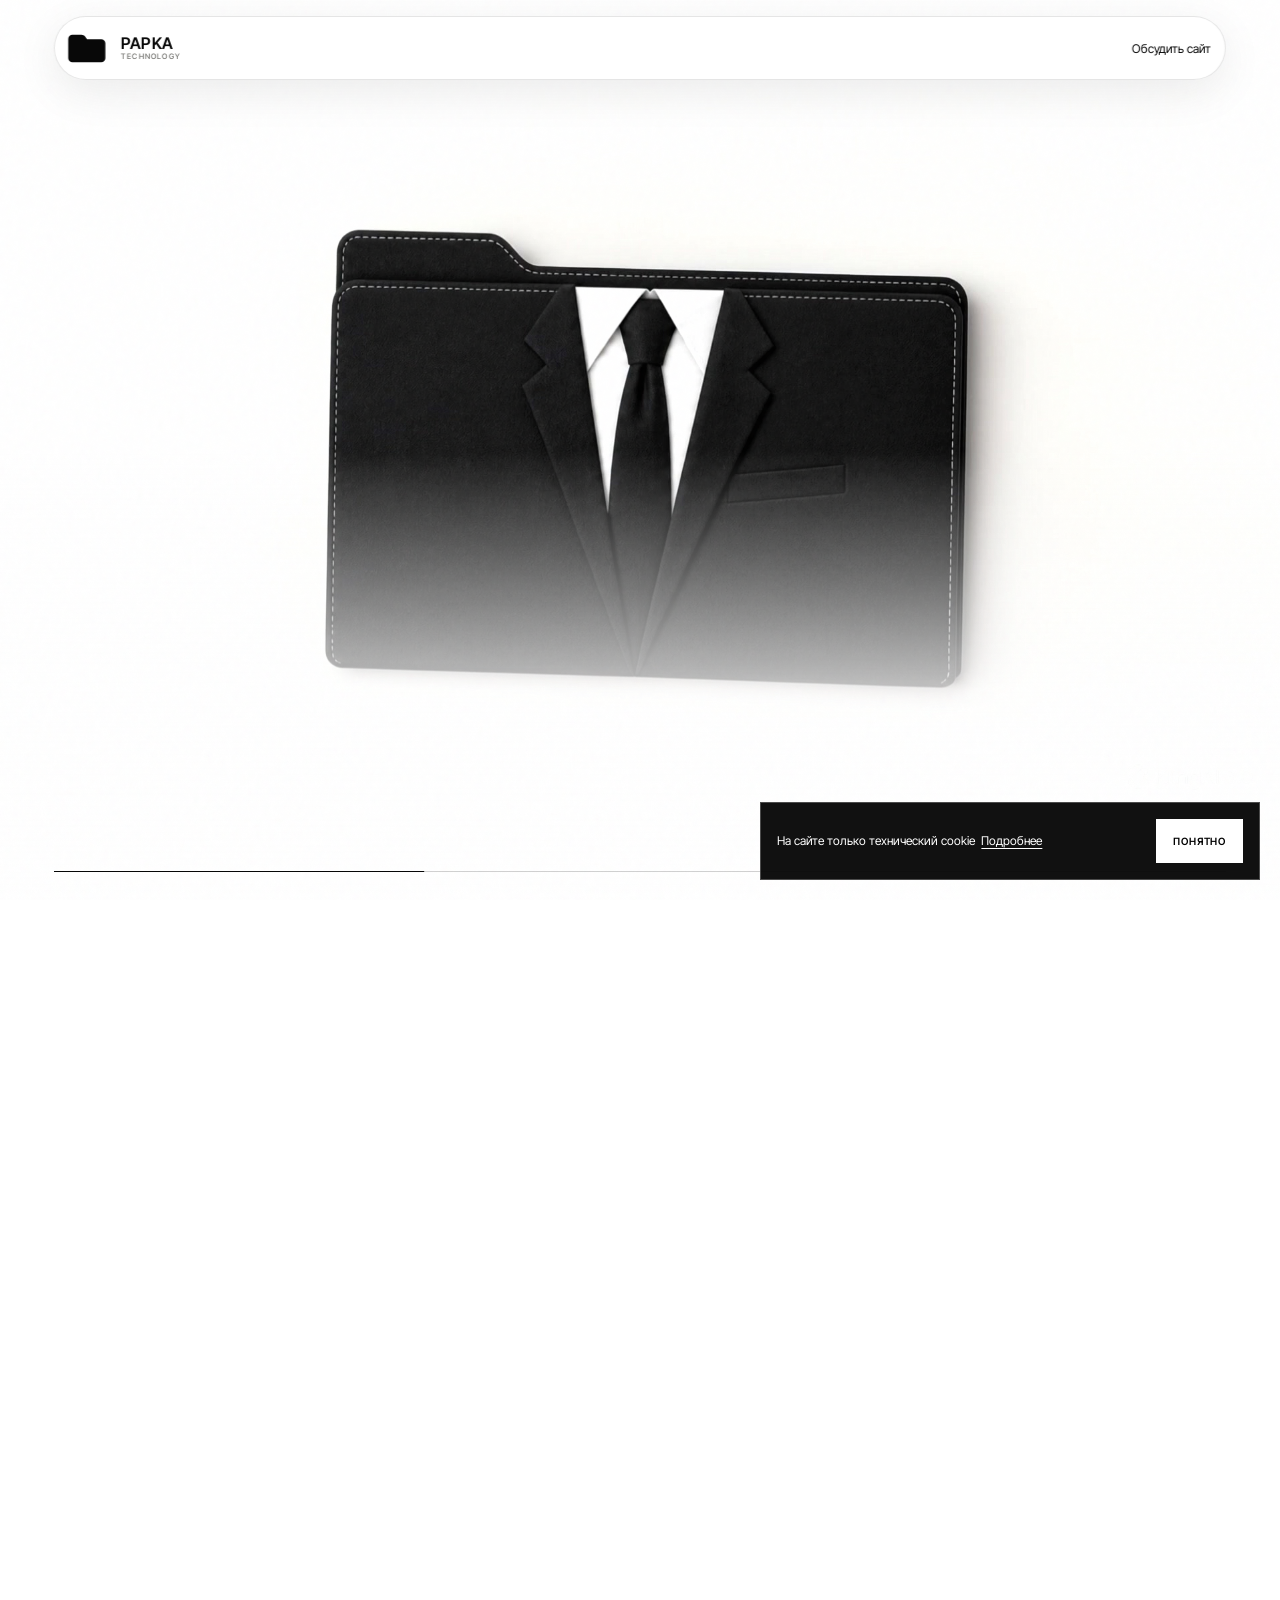
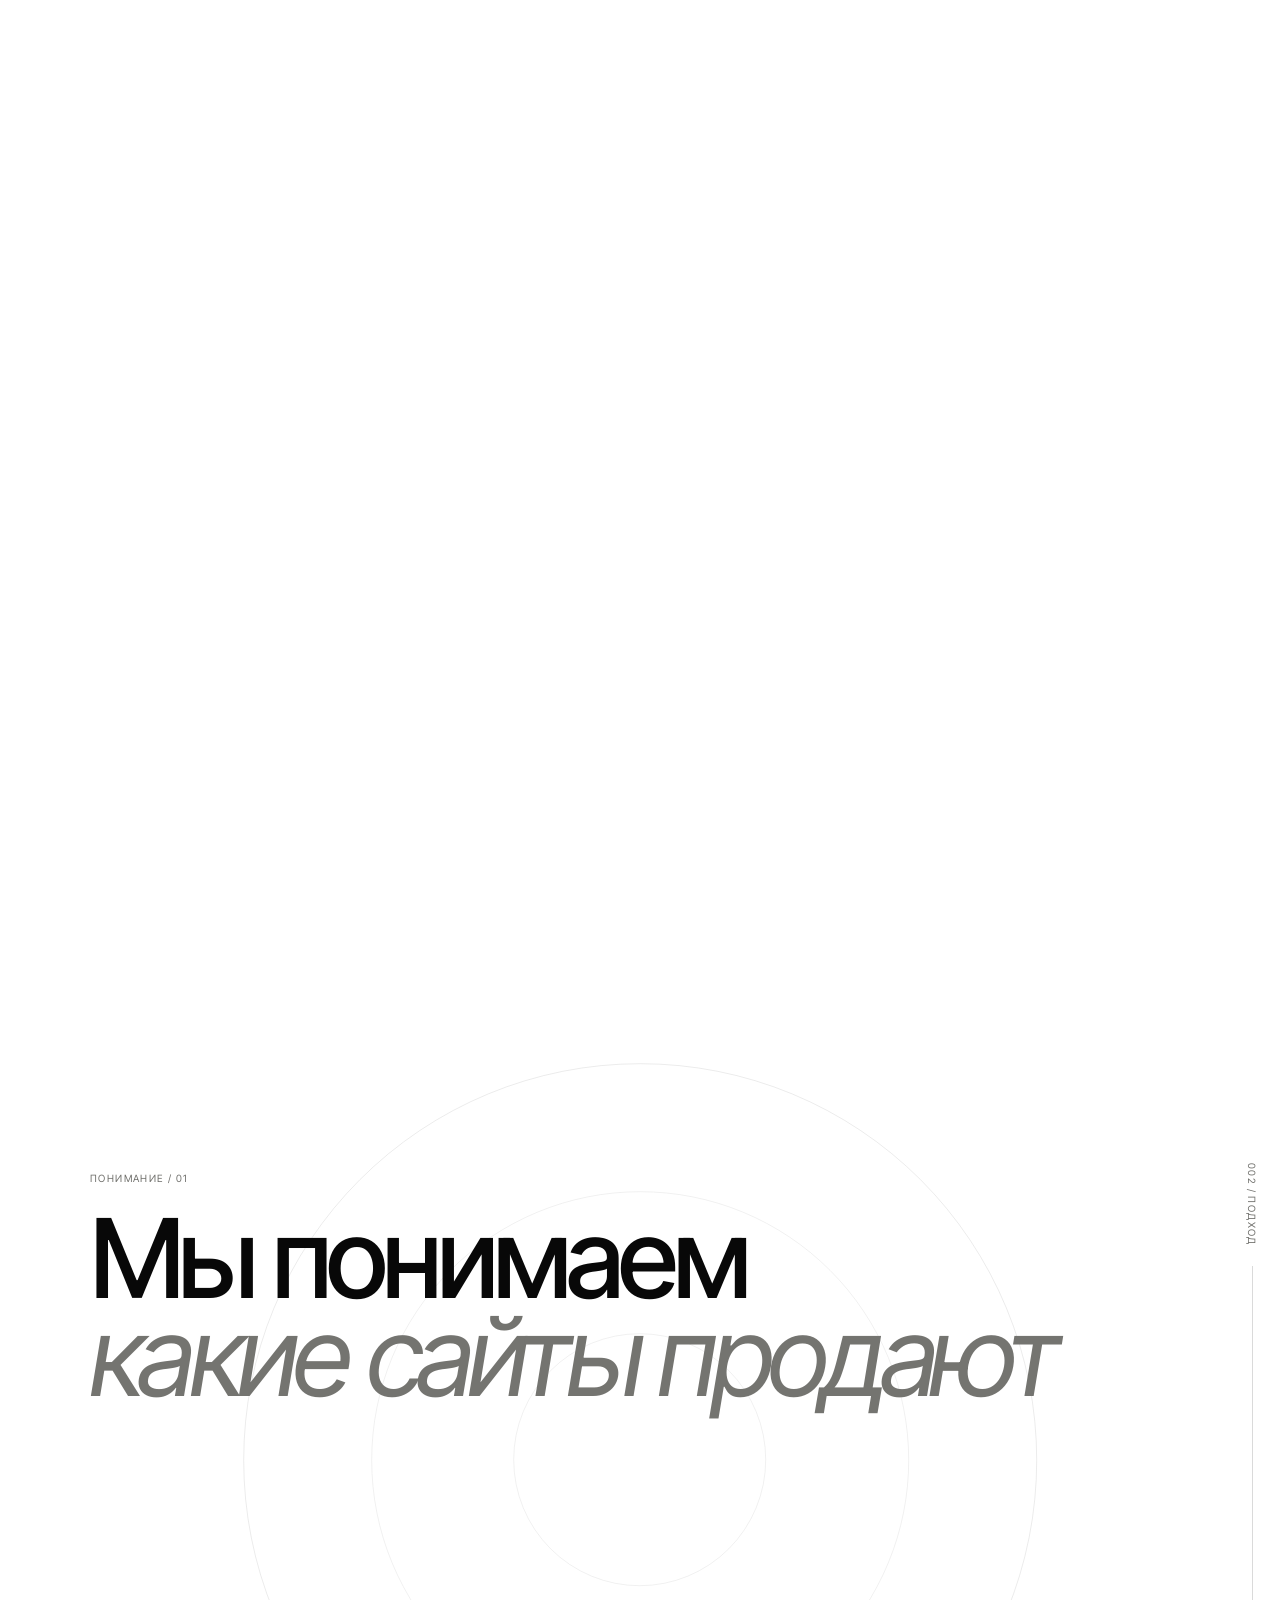
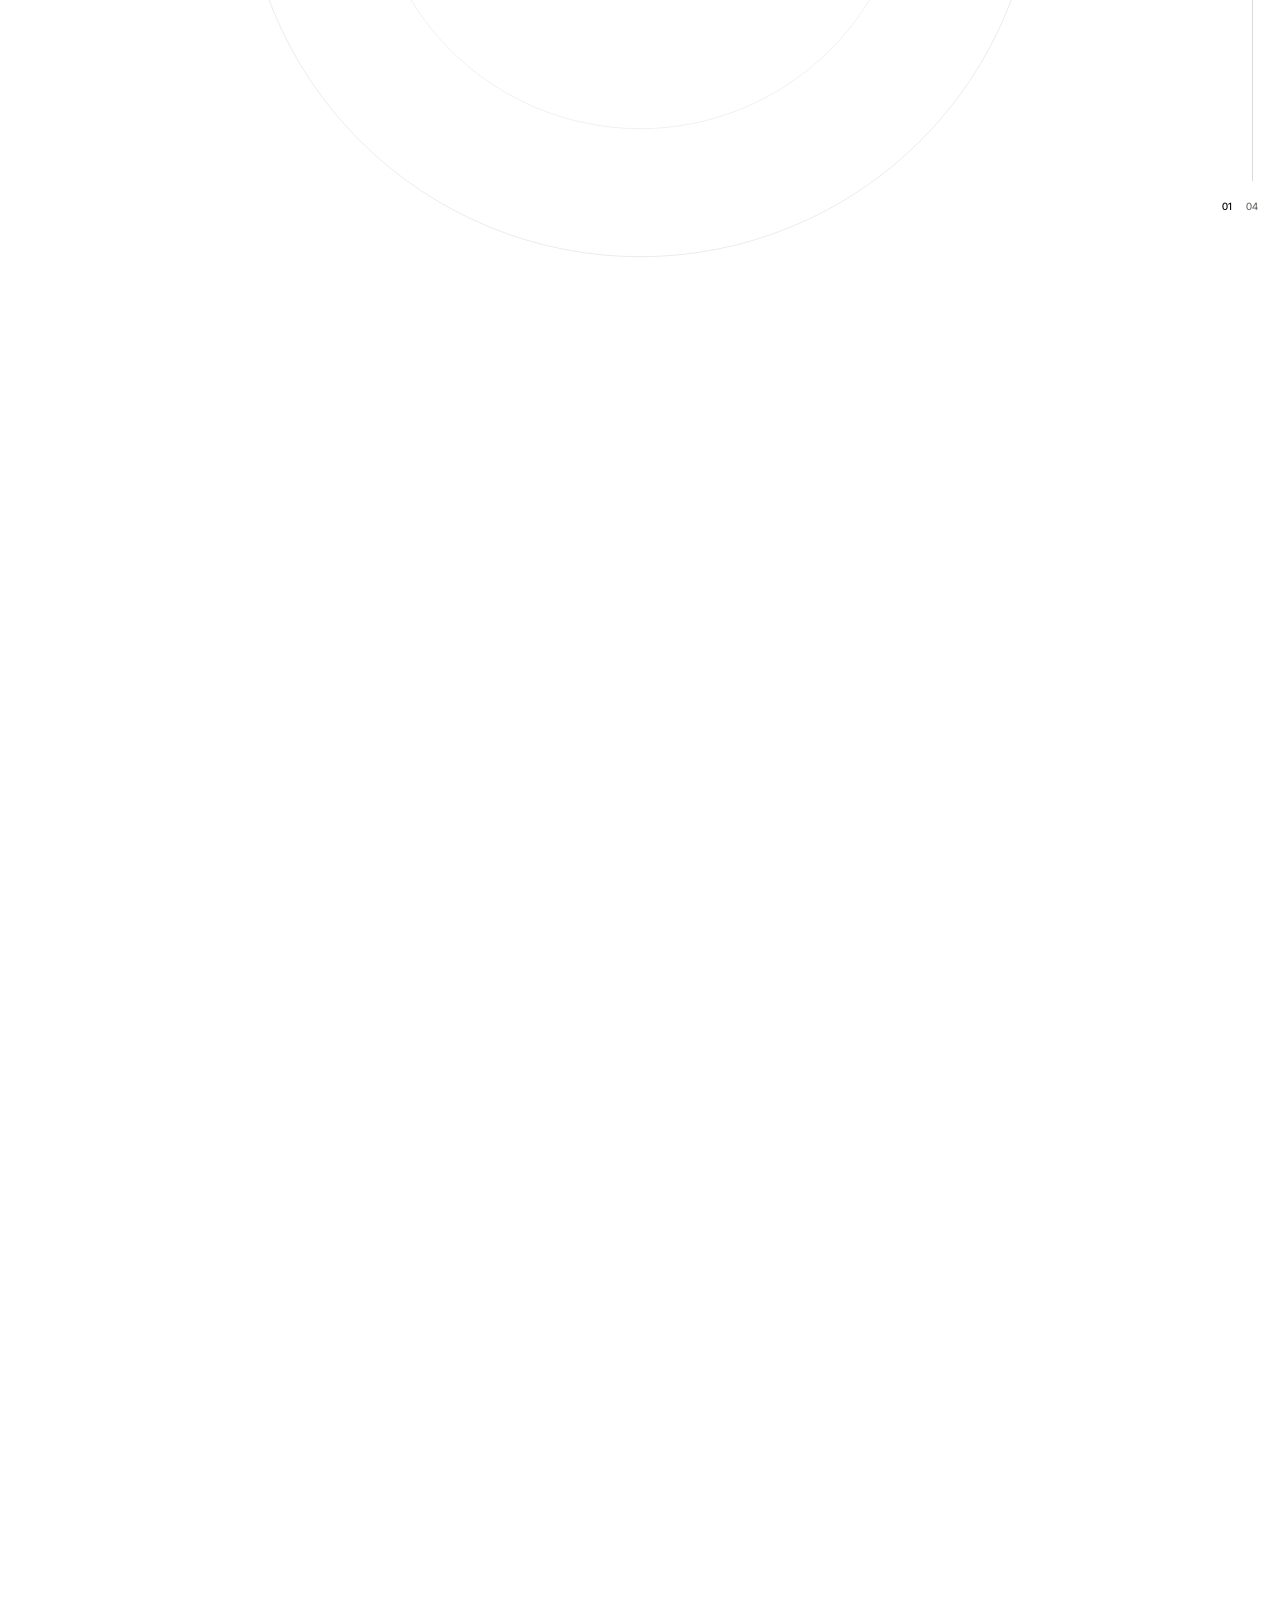
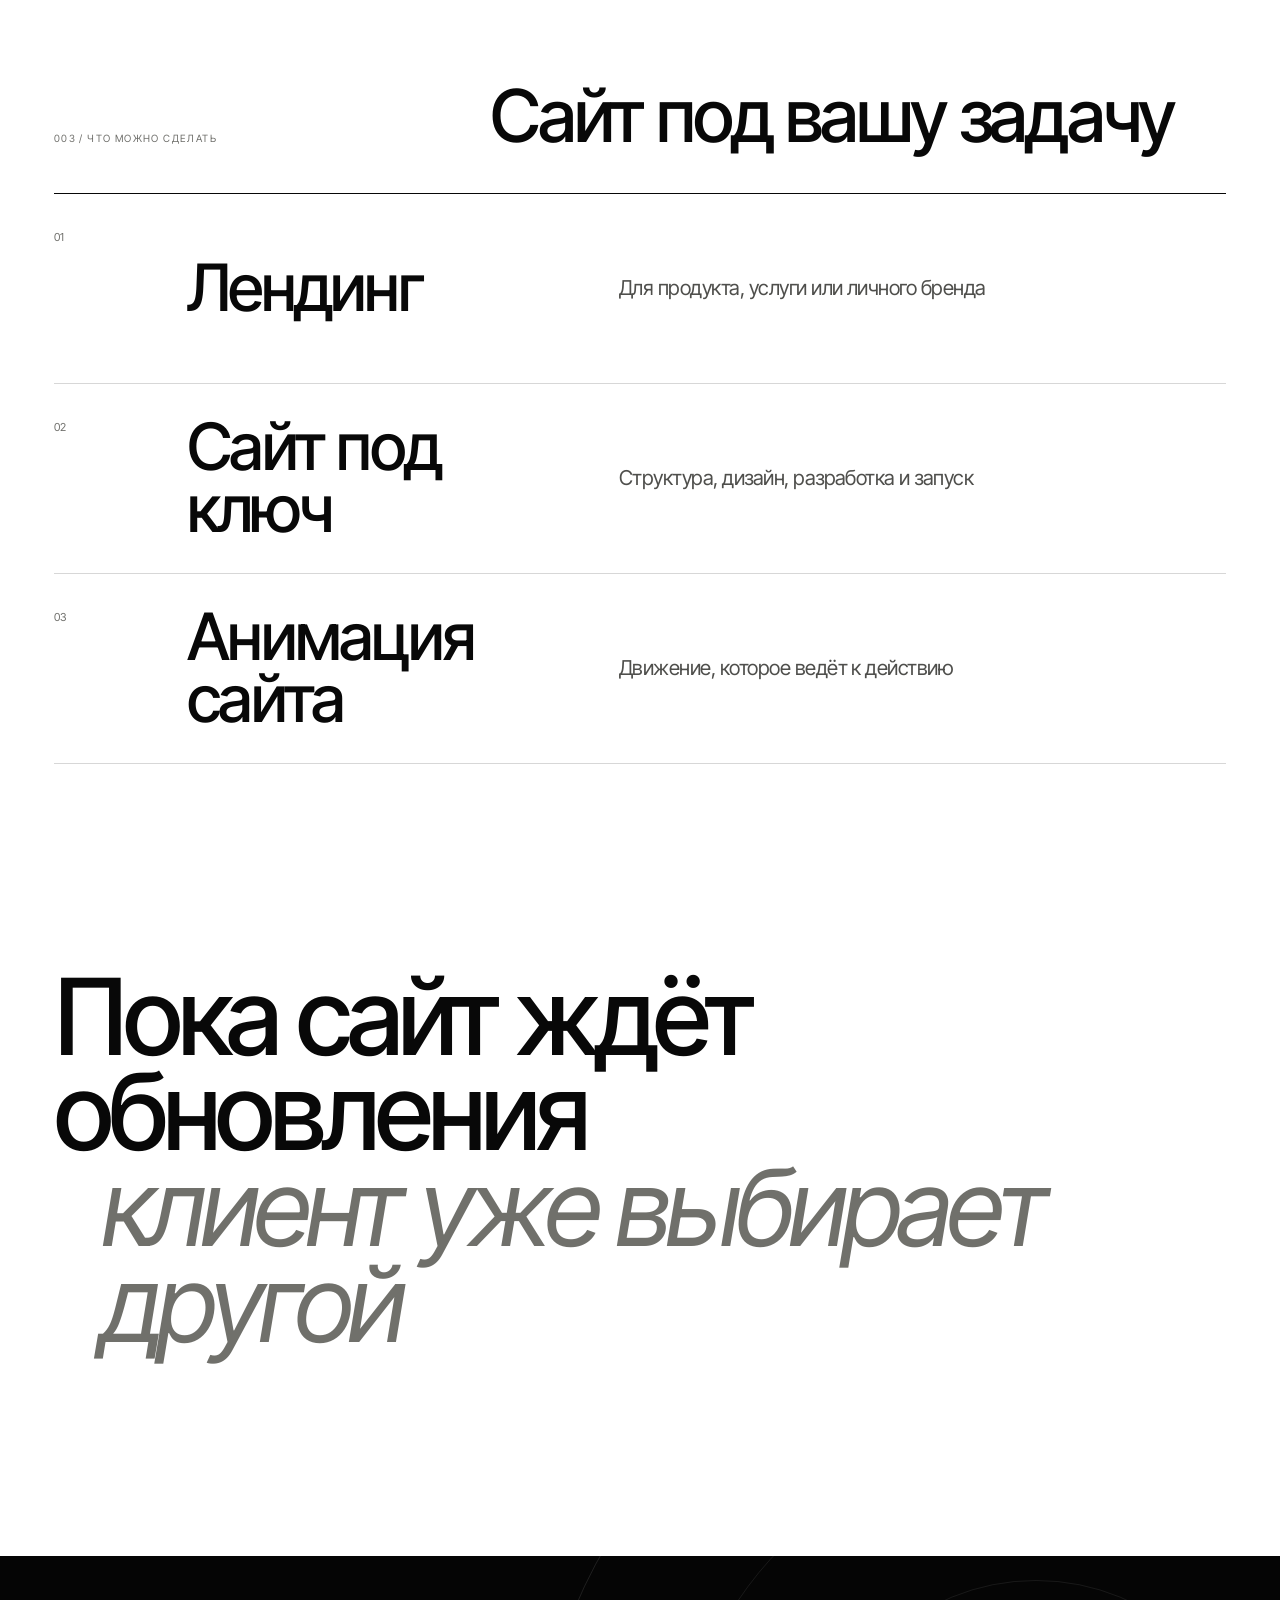
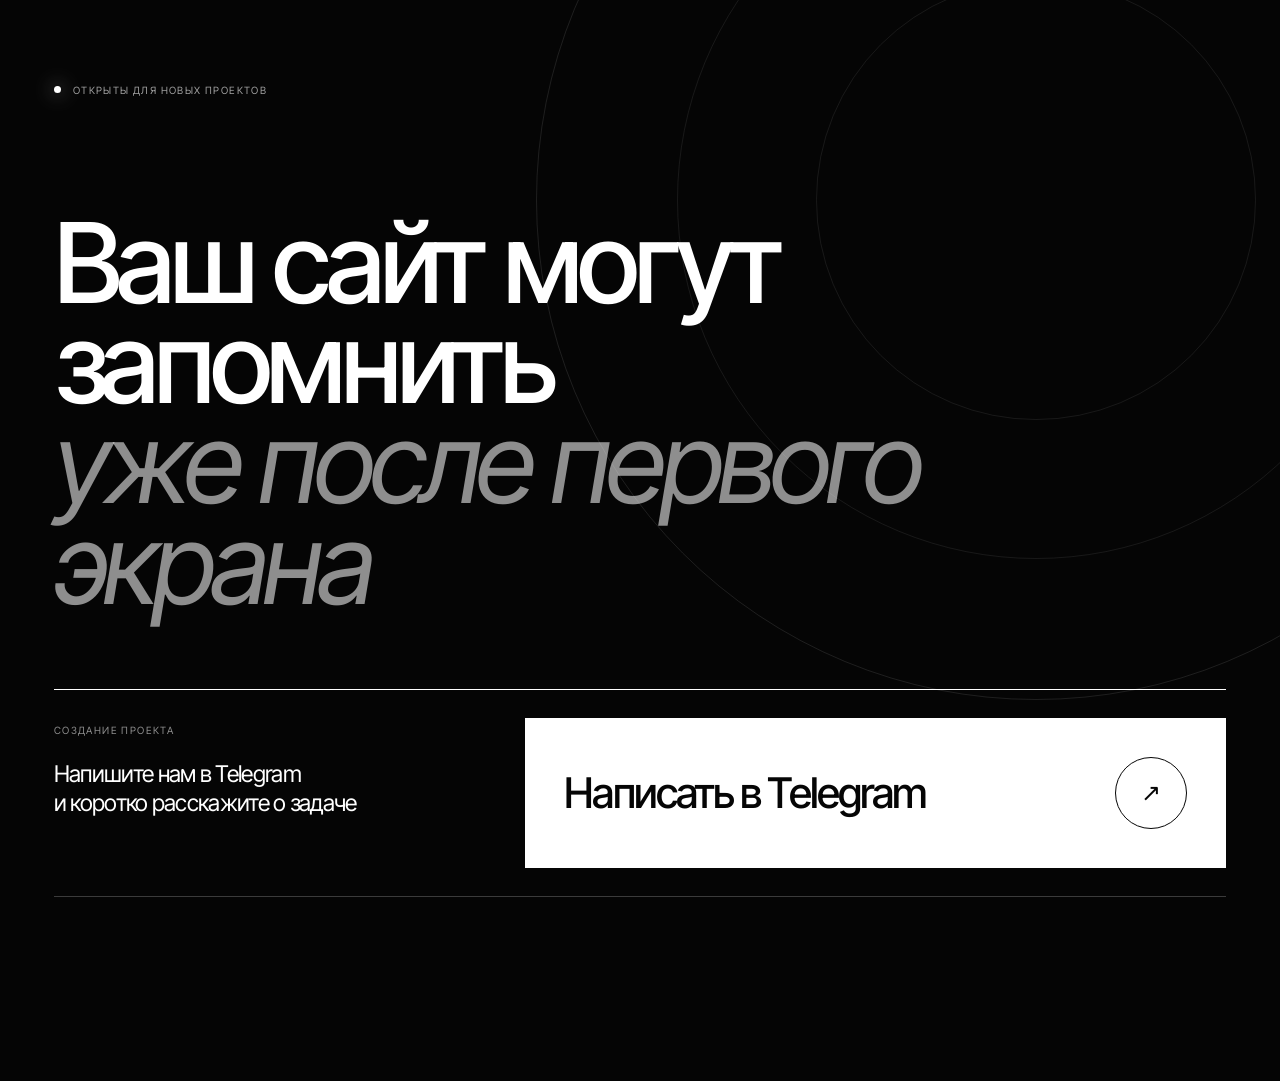
<file: index.html>
<!doctype html>
<html lang="ru">
<head>
  <meta charset="UTF-8">
  <meta name="viewport" content="width=device-width, initial-scale=1.0">
  <meta name="description" content="Лендинги и сайты под ключ с сильной структурой, выразительным визуалом и анимацией">
  <meta name="robots" content="index, follow">
  <meta name="theme-color" content="#ffffff">
  <title>Папка для сайтов, которые продают</title>
  <link rel="icon" href="logo-papka.svg?v=3" type="image/svg+xml">
  <link rel="stylesheet" href="styles.css?v=20260715-12">
</head>
<body>
  <a class="skip-link" href="#main">Перейти к содержанию</a>
  <div class="grain" aria-hidden="true"></div>
  <div class="cursor-dot" aria-hidden="true"></div>

  <header class="site-header" data-header>
    <a class="brand" href="#top" aria-label="Папка для сайтов, наверх">
      <img class="brand-logo" src="logo-papka.svg?v=3" alt="">
      <span class="brand-wordmark"><strong>PAPKA</strong><small>TECHNOLOGY</small></span>
    </a>
    <a class="header-link" href="#contact">Обсудить сайт</a>
  </header>

  <main id="main">
    <section class="attention-story folder-showcase" id="top" aria-label="Папка для сайтов, которые продают" data-attention-story>
      <div class="attention-stage">
        <video class="attention-video" data-attention-video muted playsinline preload="auto" poster="folder-scroll-poster.jpg" aria-label="Чёрная папка раскрывается и показывает страницы сайтов">
          <source src="folder-scroll-web.mp4" type="video/mp4">
        </video>
        <div class="attention-vignette" aria-hidden="true"></div>
        <div class="attention-lines" aria-hidden="true"></div>

        <div class="attention-copy is-active" data-attention-copy>
          <span>Идея / 01</span>
          <h1>Папка для сайтов<br><em>которые продают</em></h1>
        </div>

        <div class="attention-copy" data-attention-copy>
          <span>Внутри / 02</span>
          <h2>Структура и визуал<br><em>движение и разработка</em></h2>
        </div>

        <div class="attention-copy attention-copy-final" data-attention-copy>
          <span>Результат / 03</span>
          <h2>Каждый экран ведёт<br><em>к следующему действию</em></h2>
          <a href="#contact">Хочу такой сайт <span aria-hidden="true">↘</span></a>
        </div>

        <div class="attention-progress" aria-hidden="true"><i data-attention-progress></i></div>
      </div>
    </section>

    <section class="manifesto" id="approach" aria-label="Как мы создаём сайты, которые продают" data-manifesto>
      <div class="manifesto-stage">
        <div class="manifesto-grid" aria-hidden="true"></div>
        <div class="manifesto-orbit" aria-hidden="true"></div>

        <div class="manifesto-meta" aria-hidden="true">
          <span>002 / Подход</span>
          <div class="manifesto-track"><i data-manifesto-progress></i></div>
          <b data-manifesto-counter>01</b><small>04</small>
        </div>

        <div class="manifesto-canvas">
          <article class="manifesto-scene scene-top-left is-active" data-manifesto-scene>
            <span>Понимание / 01</span>
            <h2>Мы понимаем<br><em>какие сайты продают</em></h2>
          </article>

          <article class="manifesto-scene scene-bottom-right" data-manifesto-scene aria-hidden="true">
            <span>Мера / 02</span>
            <p>Больше дизайна<br><em>не значит больше смысла</em></p>
          </article>

          <article class="manifesto-scene scene-top-right" data-manifesto-scene aria-hidden="true">
            <span>Фокус / 03</span>
            <p>Шум не удерживает<br><em>он мешает выбрать</em></p>
          </article>

          <article class="manifesto-scene scene-bottom-left" data-manifesto-scene aria-hidden="true">
            <span>Ценность / 04</span>
            <p>Сильный экран<br><em>сразу объясняет ценность</em></p>
          </article>
        </div>
      </div>
    </section>

    <section class="services" id="services">
      <div class="wrap">
        <div class="services-head reveal">
          <span>003 / Что можно сделать</span>
          <h2>Сайт под вашу задачу</h2>
        </div>

        <div class="service-list">
          <article class="service reveal">
            <span>01</span>
            <h3>Лендинг</h3>
            <p>Для продукта, услуги или личного бренда</p>
          </article>
          <article class="service reveal">
            <span>02</span>
            <h3>Сайт под ключ</h3>
            <p>Структура, дизайн, разработка и запуск</p>
          </article>
          <article class="service reveal">
            <span>03</span>
            <h3>Анимация сайта</h3>
            <p>Движение, которое ведёт к действию</p>
          </article>
        </div>

        <p class="fomo-line reveal">Пока сайт ждёт обновления<br><em>клиент уже выбирает другой</em></p>
      </div>
    </section>

    <section class="contact dark-section" id="contact">
      <div class="contact-orbit" aria-hidden="true"></div>
      <div class="wrap contact-inner">
        <p class="contact-label reveal"><span></span> Открыты для новых проектов</p>
        <h2 class="reveal">Ваш сайт могут запомнить<br><em>уже после первого экрана</em></h2>

        <div class="contact-panel reveal">
          <div class="contact-copy">
            <span>Создание проекта</span>
            <p>Напишите нам в Telegram<br>и коротко расскажите о задаче</p>
          </div>
          <a class="telegram-cta" href="https://telegram.me/kudaevgram" target="_blank" rel="noopener noreferrer">
            <strong>Написать в Telegram</strong>
            <i aria-hidden="true">↗</i>
          </a>
        </div>

        <footer class="footer reveal">
          <span>© 2026</span>
          <div>
            <a href="https://telegram.me/kudaevgram" target="_blank" rel="noopener noreferrer">Telegram</a>
            <a href="https://telegram.me/papkasite" target="_blank" rel="noopener noreferrer">Telegram-канал</a>
            <a href="privacy.html">Конфиденциальность</a>
            <a href="cookies.html">Cookies</a>
          </div>
          <button type="button" data-to-top>Наверх ↑</button>
        </footer>
      </div>
    </section>
  </main>

  <aside class="cookie-notice" data-cookie-notice hidden aria-label="Уведомление о cookies">
    <p>На сайте только технический cookie <a href="cookies.html">Подробнее</a></p>
    <button type="button" data-cookie-accept>Понятно</button>
  </aside>

  <script src="script.js?v=20260715-5"></script>
</body>
</html>
</file>
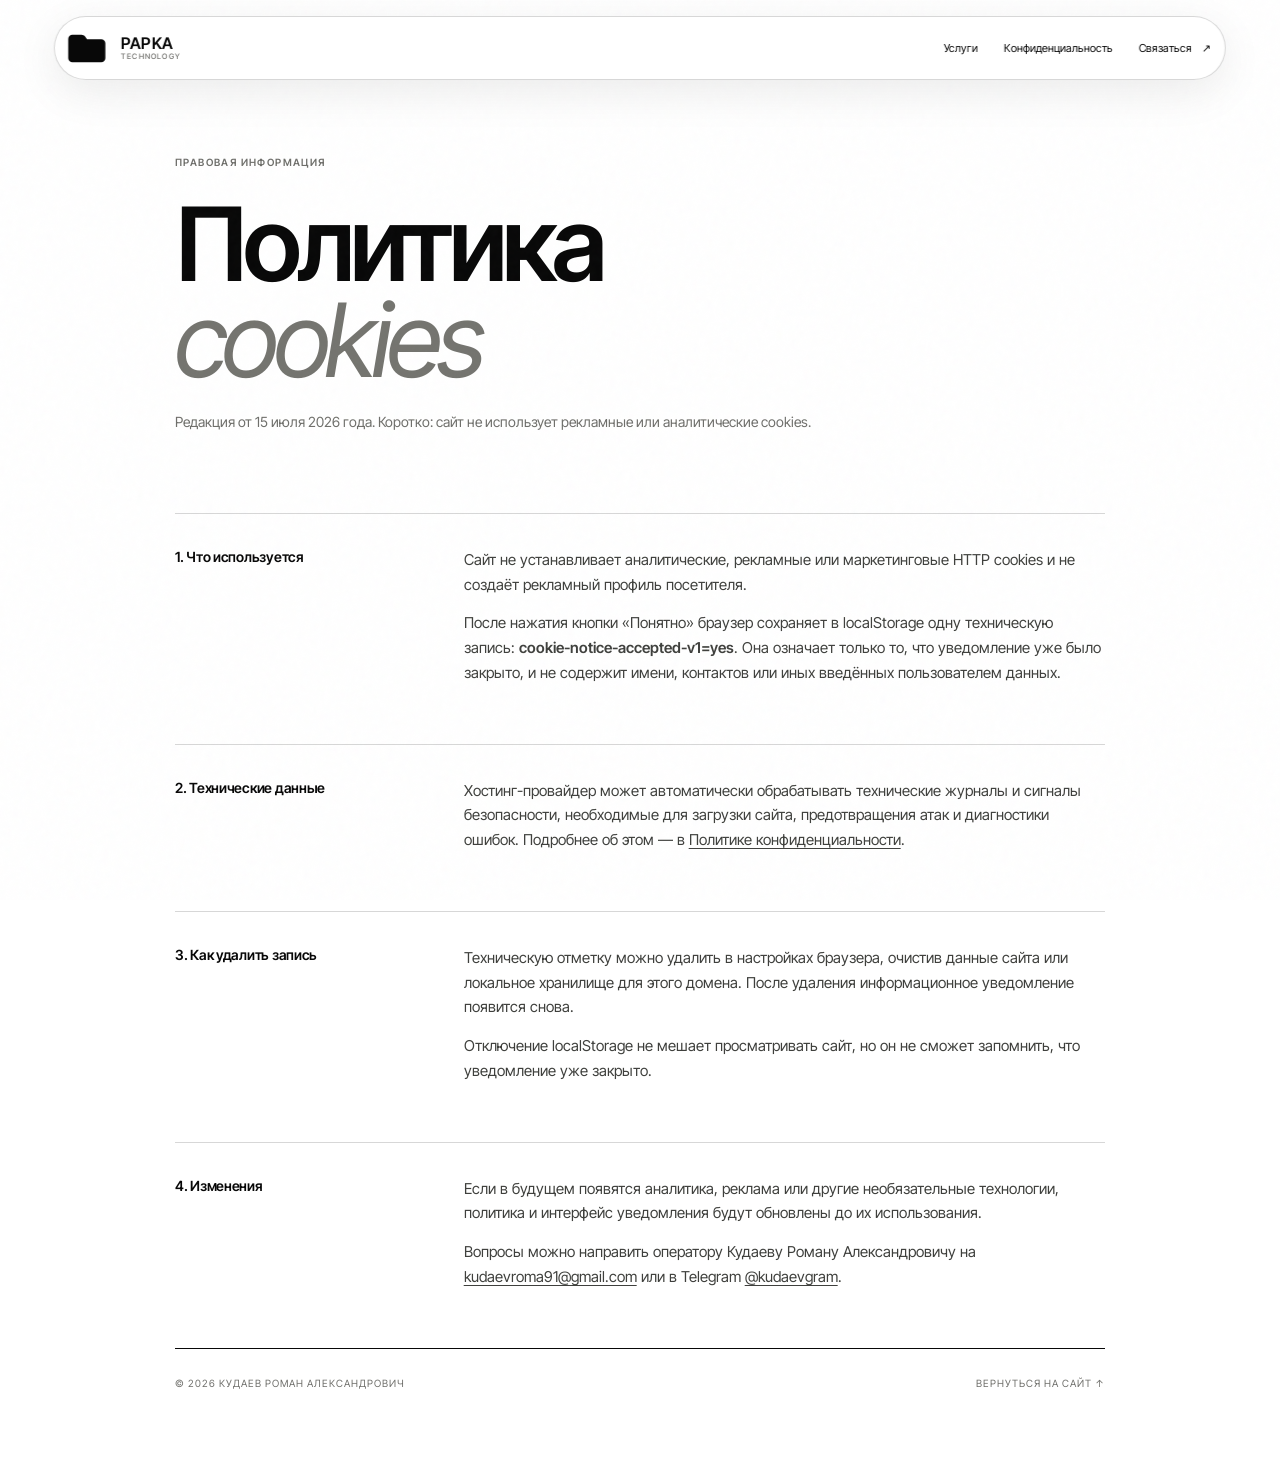
<file: cookies.html>
<!doctype html>
<html lang="ru">
<head>
  <meta charset="UTF-8">
  <meta name="viewport" content="width=device-width, initial-scale=1.0">
  <meta name="description" content="Политика использования cookies сайта «Папка для сайтов».">
  <meta name="robots" content="index, follow">
  <meta name="theme-color" content="#f7f6f1">
  <title>Политика cookies — Папка для сайтов</title>
  <link rel="icon" href="logo-papka.svg?v=3" type="image/svg+xml">
  <link rel="stylesheet" href="styles.css?v=20260715-8">
</head>
<body class="legal-page">
  <div class="grain" aria-hidden="true"></div>
  <header class="site-header">
    <a class="brand" href="index.html" aria-label="Вернуться на главную">
      <img class="brand-logo" src="logo-papka.svg?v=3" alt="">
      <span class="brand-wordmark"><strong>PAPKA</strong><small>TECHNOLOGY</small></span>
    </a>
    <nav aria-label="Навигация">
      <a href="index.html#services">Услуги</a>
      <a href="privacy.html">Конфиденциальность</a>
      <a class="header-contact" href="https://telegram.me/kudaevgram" target="_blank" rel="noopener noreferrer">Связаться <span>↗</span></a>
    </nav>
  </header>

  <main class="legal-main">
    <div class="legal-wrap">
      <span class="legal-kicker">Правовая информация</span>
      <h1>Политика<br><em>cookies</em></h1>
      <p class="legal-meta">Редакция от 15 июля 2026 года. Коротко: сайт не использует рекламные или аналитические cookies.</p>

      <section class="legal-section">
        <h2>1. Что используется</h2>
        <div>
          <p>Сайт не устанавливает аналитические, рекламные или маркетинговые HTTP cookies и не создаёт рекламный профиль посетителя.</p>
          <p>После нажатия кнопки «Понятно» браузер сохраняет в localStorage одну техническую запись: <strong>cookie-notice-accepted-v1=yes</strong>. Она означает только то, что уведомление уже было закрыто, и не содержит имени, контактов или иных введённых пользователем данных.</p>
        </div>
      </section>

      <section class="legal-section">
        <h2>2. Технические данные</h2>
        <div>
          <p>Хостинг-провайдер может автоматически обрабатывать технические журналы и сигналы безопасности, необходимые для загрузки сайта, предотвращения атак и диагностики ошибок. Подробнее об этом — в <a href="privacy.html">Политике конфиденциальности</a>.</p>
        </div>
      </section>

      <section class="legal-section">
        <h2>3. Как удалить запись</h2>
        <div>
          <p>Техническую отметку можно удалить в настройках браузера, очистив данные сайта или локальное хранилище для этого домена. После удаления информационное уведомление появится снова.</p>
          <p>Отключение localStorage не мешает просматривать сайт, но он не сможет запомнить, что уведомление уже закрыто.</p>
        </div>
      </section>

      <section class="legal-section">
        <h2>4. Изменения</h2>
        <div>
          <p>Если в будущем появятся аналитика, реклама или другие необязательные технологии, политика и интерфейс уведомления будут обновлены до их использования.</p>
          <p>Вопросы можно направить оператору Кудаеву Роману Александровичу на <a href="mailto:kudaevroma91@gmail.com">kudaevroma91@gmail.com</a> или в Telegram <a href="https://telegram.me/kudaevgram" target="_blank" rel="noopener noreferrer">@kudaevgram</a>.</p>
        </div>
      </section>

      <footer class="legal-footer">
        <span>© 2026 Кудаев Роман Александрович</span>
        <a href="index.html">Вернуться на сайт ↑</a>
      </footer>
    </div>
  </main>
</body>
</html>
</file>
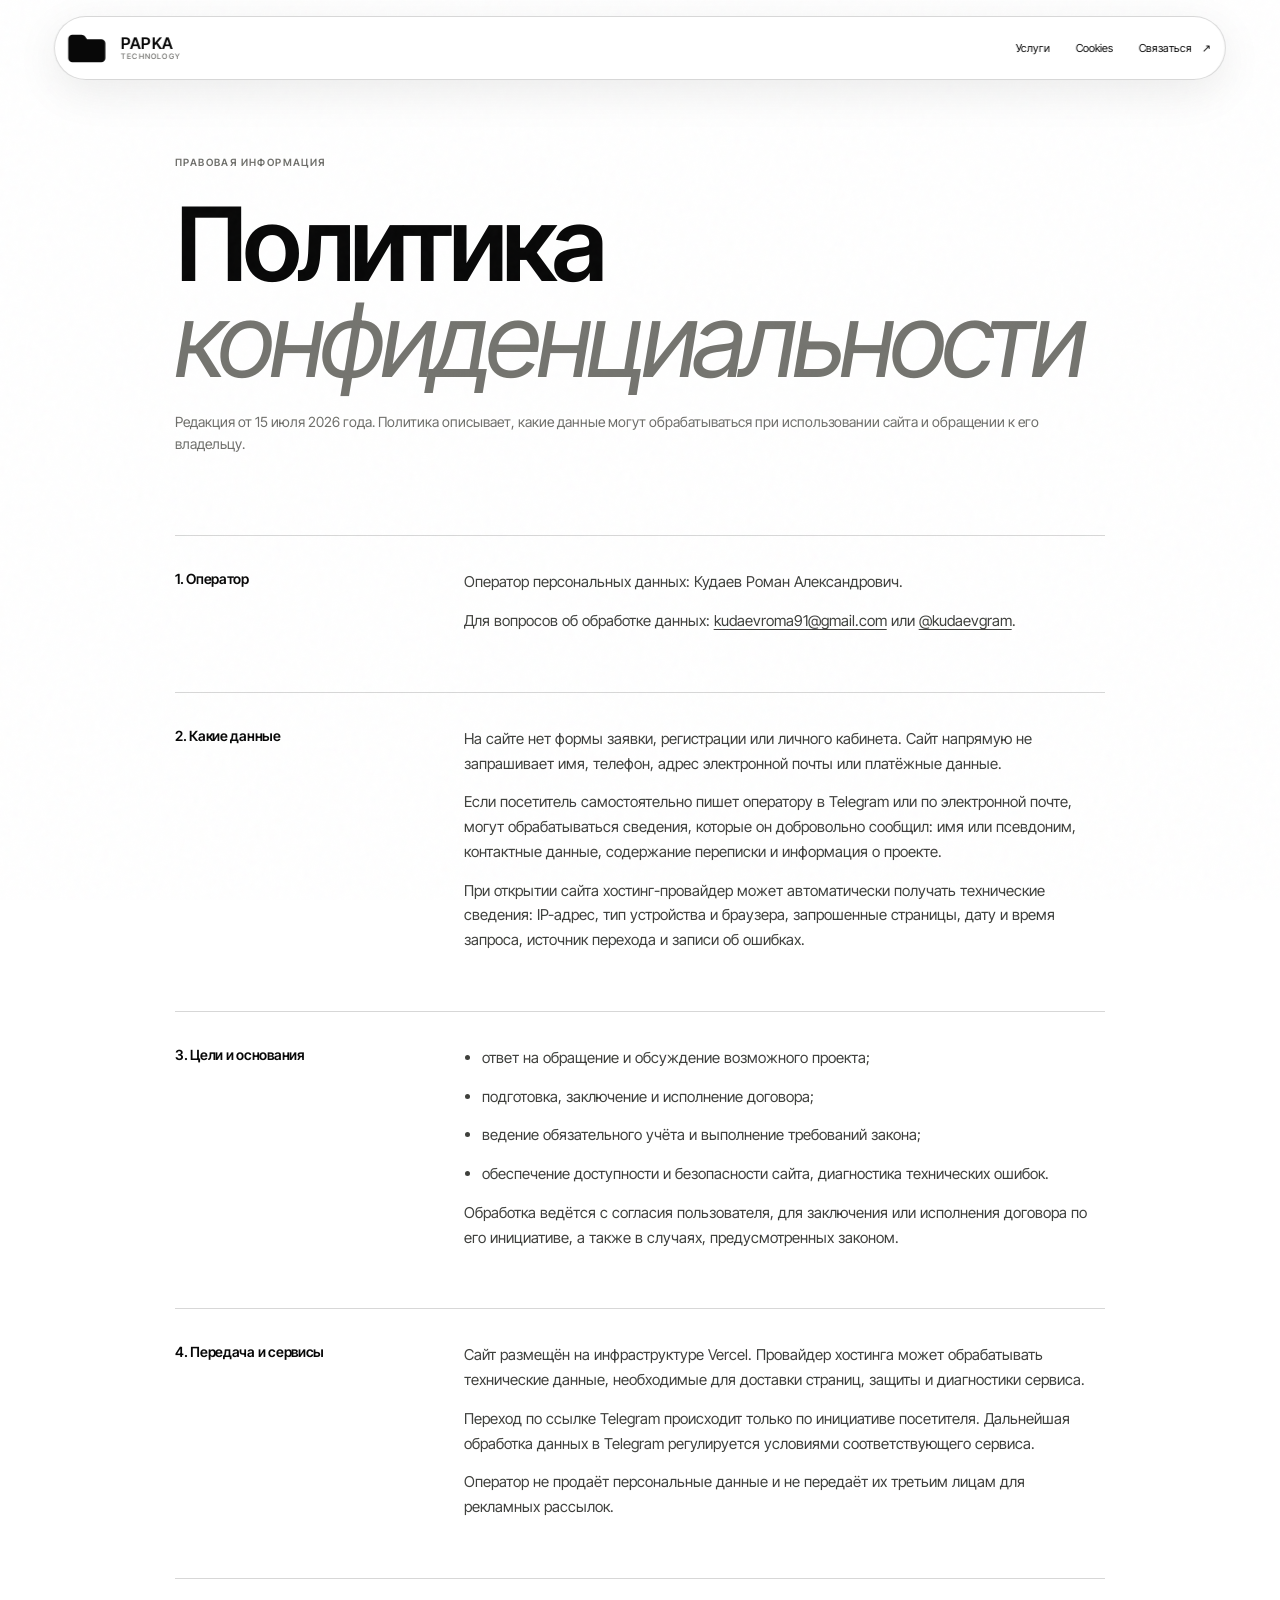
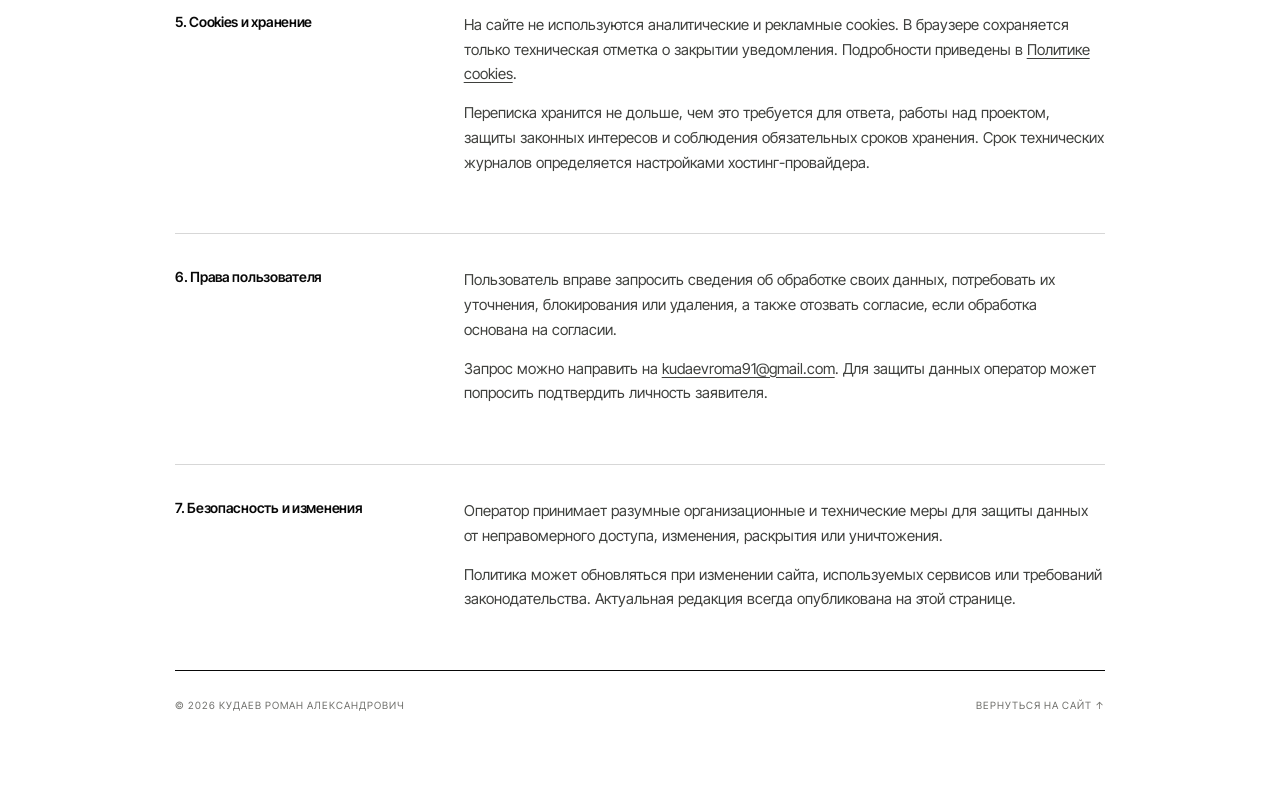
<file: privacy.html>
<!doctype html>
<html lang="ru">
<head>
  <meta charset="UTF-8">
  <meta name="viewport" content="width=device-width, initial-scale=1.0">
  <meta name="description" content="Политика конфиденциальности сайта «Папка для сайтов».">
  <meta name="robots" content="index, follow">
  <meta name="theme-color" content="#f7f6f1">
  <title>Политика конфиденциальности — Папка для сайтов</title>
  <link rel="icon" href="logo-papka.svg?v=3" type="image/svg+xml">
  <link rel="stylesheet" href="styles.css?v=20260715-8">
</head>
<body class="legal-page">
  <div class="grain" aria-hidden="true"></div>
  <header class="site-header">
    <a class="brand" href="index.html" aria-label="Вернуться на главную">
      <img class="brand-logo" src="logo-papka.svg?v=3" alt="">
      <span class="brand-wordmark"><strong>PAPKA</strong><small>TECHNOLOGY</small></span>
    </a>
    <nav aria-label="Навигация">
      <a href="index.html#services">Услуги</a>
      <a href="cookies.html">Cookies</a>
      <a class="header-contact" href="https://telegram.me/kudaevgram" target="_blank" rel="noopener noreferrer">Связаться <span>↗</span></a>
    </nav>
  </header>

  <main class="legal-main">
    <div class="legal-wrap">
      <span class="legal-kicker">Правовая информация</span>
      <h1>Политика<br><em>конфиденциальности</em></h1>
      <p class="legal-meta">Редакция от 15 июля 2026 года. Политика описывает, какие данные могут обрабатываться при использовании сайта и обращении к его владельцу.</p>

      <section class="legal-section">
        <h2>1. Оператор</h2>
        <div>
          <p>Оператор персональных данных: Кудаев Роман Александрович.</p>
          <p>Для вопросов об обработке данных: <a href="mailto:kudaevroma91@gmail.com">kudaevroma91@gmail.com</a> или <a href="https://telegram.me/kudaevgram" target="_blank" rel="noopener noreferrer">@kudaevgram</a>.</p>
        </div>
      </section>

      <section class="legal-section">
        <h2>2. Какие данные</h2>
        <div>
          <p>На сайте нет формы заявки, регистрации или личного кабинета. Сайт напрямую не запрашивает имя, телефон, адрес электронной почты или платёжные данные.</p>
          <p>Если посетитель самостоятельно пишет оператору в Telegram или по электронной почте, могут обрабатываться сведения, которые он добровольно сообщил: имя или псевдоним, контактные данные, содержание переписки и информация о проекте.</p>
          <p>При открытии сайта хостинг-провайдер может автоматически получать технические сведения: IP-адрес, тип устройства и браузера, запрошенные страницы, дату и время запроса, источник перехода и записи об ошибках.</p>
        </div>
      </section>

      <section class="legal-section">
        <h2>3. Цели и основания</h2>
        <div>
          <ul>
            <li>ответ на обращение и обсуждение возможного проекта;</li>
            <li>подготовка, заключение и исполнение договора;</li>
            <li>ведение обязательного учёта и выполнение требований закона;</li>
            <li>обеспечение доступности и безопасности сайта, диагностика технических ошибок.</li>
          </ul>
          <p>Обработка ведётся с согласия пользователя, для заключения или исполнения договора по его инициативе, а также в случаях, предусмотренных законом.</p>
        </div>
      </section>

      <section class="legal-section">
        <h2>4. Передача и сервисы</h2>
        <div>
          <p>Сайт размещён на инфраструктуре Vercel. Провайдер хостинга может обрабатывать технические данные, необходимые для доставки страниц, защиты и диагностики сервиса.</p>
          <p>Переход по ссылке Telegram происходит только по инициативе посетителя. Дальнейшая обработка данных в Telegram регулируется условиями соответствующего сервиса.</p>
          <p>Оператор не продаёт персональные данные и не передаёт их третьим лицам для рекламных рассылок.</p>
        </div>
      </section>

      <section class="legal-section">
        <h2>5. Cookies и хранение</h2>
        <div>
          <p>На сайте не используются аналитические и рекламные cookies. В браузере сохраняется только техническая отметка о закрытии уведомления. Подробности приведены в <a href="cookies.html">Политике cookies</a>.</p>
          <p>Переписка хранится не дольше, чем это требуется для ответа, работы над проектом, защиты законных интересов и соблюдения обязательных сроков хранения. Срок технических журналов определяется настройками хостинг-провайдера.</p>
        </div>
      </section>

      <section class="legal-section">
        <h2>6. Права пользователя</h2>
        <div>
          <p>Пользователь вправе запросить сведения об обработке своих данных, потребовать их уточнения, блокирования или удаления, а также отозвать согласие, если обработка основана на согласии.</p>
          <p>Запрос можно направить на <a href="mailto:kudaevroma91@gmail.com">kudaevroma91@gmail.com</a>. Для защиты данных оператор может попросить подтвердить личность заявителя.</p>
        </div>
      </section>

      <section class="legal-section">
        <h2>7. Безопасность и изменения</h2>
        <div>
          <p>Оператор принимает разумные организационные и технические меры для защиты данных от неправомерного доступа, изменения, раскрытия или уничтожения.</p>
          <p>Политика может обновляться при изменении сайта, используемых сервисов или требований законодательства. Актуальная редакция всегда опубликована на этой странице.</p>
        </div>
      </section>

      <footer class="legal-footer">
        <span>© 2026 Кудаев Роман Александрович</span>
        <a href="index.html">Вернуться на сайт ↑</a>
      </footer>
    </div>
  </main>
</body>
</html>
</file>
<file: styles.css>
@font-face {
  font-family: "Inter Tight";
  src: url("fonts/inter-tight-cyrillic.woff2") format("woff2");
  font-style: normal;
  font-weight: 400 600;
  font-display: swap;
  unicode-range: U+0301, U+0400-045F, U+0490-0491, U+04B0-04B1, U+2116;
}

@font-face {
  font-family: "Inter Tight";
  src: url("fonts/inter-tight-latin.woff2") format("woff2");
  font-style: normal;
  font-weight: 400 600;
  font-display: swap;
  unicode-range: U+0000-00FF, U+0131, U+0152-0153, U+02BB-02BC, U+02C6, U+02DA, U+02DC, U+0304, U+0308, U+0329, U+2000-206F, U+20AC, U+2122, U+2191, U+2193, U+2212, U+2215, U+FEFF, U+FFFD;
}

@font-face {
  font-family: "Inter Tight";
  src: url("fonts/inter-tight-italic-cyrillic.woff2") format("woff2");
  font-style: italic;
  font-weight: 400 600;
  font-display: swap;
  unicode-range: U+0301, U+0400-045F, U+0490-0491, U+04B0-04B1, U+2116;
}

@font-face {
  font-family: "Inter Tight";
  src: url("fonts/inter-tight-italic-latin.woff2") format("woff2");
  font-style: italic;
  font-weight: 400 600;
  font-display: swap;
  unicode-range: U+0000-00FF, U+0131, U+0152-0153, U+02BB-02BC, U+02C6, U+02DA, U+02DC, U+0304, U+0308, U+0329, U+2000-206F, U+20AC, U+2122, U+2191, U+2193, U+2212, U+2215, U+FEFF, U+FFFD;
}

:root {
  --paper: #fff;
  --ink: #080808;
  --muted: #6f6f6b;
  --line: rgba(8, 8, 8, .16);
  --line-dark: rgba(255, 255, 255, .22);
  --pad: clamp(20px, 4.2vw, 72px);
  --ease: cubic-bezier(.16, 1, .3, 1);
}

* { box-sizing: border-box; }

html { scroll-behavior: smooth; }

body {
  margin: 0;
  color: var(--ink);
  background: var(--paper);
  font-family: "Inter Tight", Inter, -apple-system, BlinkMacSystemFont, "Helvetica Neue", Arial, sans-serif;
  font-kerning: normal;
  text-rendering: optimizeLegibility;
  overflow-x: hidden;
}

a { color: inherit; text-decoration: none; }
button { color: inherit; font: inherit; }
img, video { display: block; max-width: 100%; }
em { font-style: italic; font-weight: 400; }

a:focus-visible,
button:focus-visible {
  outline: 2px solid currentColor;
  outline-offset: 4px;
}

.skip-link {
  position: fixed;
  z-index: 300;
  top: 10px;
  left: 10px;
  padding: 12px 16px;
  background: #fff;
  color: #000;
  transform: translateY(-160%);
  transition: transform .2s ease;
}

.skip-link:focus { transform: none; }

.wrap {
  width: min(1440px, calc(100% - var(--pad) * 2));
  margin-inline: auto;
}

.grain {
  position: fixed;
  inset: 0;
  z-index: 90;
  pointer-events: none;
  opacity: .026;
  background-image: url("data:image/svg+xml,%3Csvg viewBox='0 0 180 180' xmlns='http://www.w3.org/2000/svg'%3E%3Cfilter id='n'%3E%3CfeTurbulence type='fractalNoise' baseFrequency='.72' numOctaves='4' stitchTiles='stitchTiles'/%3E%3C/filter%3E%3Crect width='100%25' height='100%25' filter='url(%23n)' opacity='.9'/%3E%3C/svg%3E");
}

.cursor-dot {
  position: fixed;
  z-index: 200;
  top: 0;
  left: 0;
  width: 12px;
  height: 12px;
  border-radius: 50%;
  background: #fff;
  mix-blend-mode: difference;
  pointer-events: none;
  transform: translate(-100px, -100px);
  transition: width .2s ease, height .2s ease;
}

.cursor-dot.is-active { width: 34px; height: 34px; }

.site-header {
  position: fixed;
  z-index: 100;
  top: 16px;
  left: 50%;
  width: min(1440px, calc(100% - var(--pad) * 2));
  height: 64px;
  display: flex;
  align-items: center;
  justify-content: space-between;
  padding: 8px 14px 8px 10px;
  color: var(--ink);
  background: rgba(255, 255, 255, .76);
  border: 1px solid rgba(8, 8, 8, .1);
  border-radius: 999px;
  box-shadow: 0 12px 44px rgba(0, 0, 0, .08);
  backdrop-filter: blur(22px) saturate(1.15);
  -webkit-backdrop-filter: blur(22px) saturate(1.15);
  pointer-events: none;
  transform: translateX(-50%);
  transition: color .3s ease, background .3s ease, border-color .3s ease, box-shadow .3s ease;
}

.site-header.is-dark {
  color: #fff;
  background: rgba(12, 12, 12, .68);
  border-color: rgba(255, 255, 255, .16);
  box-shadow: 0 14px 48px rgba(0, 0, 0, .22);
}

.brand,
.header-link { pointer-events: auto; }

.brand {
  display: inline-flex;
  align-items: center;
  gap: 12px;
  min-height: 48px;
  line-height: 1;
}

.brand-logo {
  width: 44px;
  height: 34px;
  object-fit: contain;
  flex: 0 0 auto;
}

.brand-wordmark {
  display: flex;
  flex-direction: column;
  justify-content: center;
  gap: 2px;
  text-transform: uppercase;
}

.brand-wordmark strong {
  font-size: 16px;
  font-weight: 600;
  line-height: 1;
  letter-spacing: .015em;
}

.brand-wordmark small {
  color: var(--muted);
  font-size: 7.5px;
  font-weight: 500;
  line-height: 1;
  letter-spacing: .16em;
}

.site-header.is-dark .brand-wordmark small { color: rgba(255, 255, 255, .58); }

.header-link {
  min-height: 48px;
  display: inline-flex;
  align-items: center;
  font-size: 12px;
  transition: opacity .2s ease;
}

.header-link:hover { opacity: .55; }

.folder-story { position: relative; height: 310vh; background: #fff; }

.folder-stage {
  position: sticky;
  top: 0;
  height: 100svh;
  min-height: 620px;
  overflow: hidden;
  background: #fff;
}

.folder-grid {
  position: absolute;
  inset: 0;
  z-index: 0;
  opacity: .22;
  background-image:
    linear-gradient(rgba(0, 0, 0, .045) 1px, transparent 1px),
    linear-gradient(90deg, rgba(0, 0, 0, .045) 1px, transparent 1px);
  background-size: 8vw 8vw;
  mask-image: linear-gradient(to bottom, #000, transparent 70%);
}

.folder-media {
  position: absolute;
  z-index: 1;
  inset: clamp(320px, 38vh, 370px) 0 0;
  opacity: 1;
  transform: scale(1.01);
  will-change: transform, opacity;
}

.folder-video {
  width: 100%;
  height: 100%;
  object-fit: contain;
  object-position: center bottom;
  background: #fff;
  filter: contrast(1.015) brightness(1.01);
  transform-origin: center bottom;
  will-change: transform;
}

.hero-copy {
  position: absolute;
  z-index: 3;
  left: var(--pad);
  right: var(--pad);
  top: clamp(136px, 16vh, 160px);
  max-width: min(1040px, calc(100% - var(--pad) * 2));
  will-change: transform, opacity;
}

.section-code,
.hero-copy p {
  margin: 0 0 18px;
  color: #5f5f5b;
  font-size: 10px;
  font-weight: 600;
  text-transform: uppercase;
  letter-spacing: .14em;
}

.hero-copy h1 {
  max-width: 1040px;
  margin: 0;
  color: #000;
  font-size: clamp(56px, 5.6vw, 102px);
  line-height: .95;
  letter-spacing: -.036em;
  font-weight: 500;
  text-wrap: balance;
}

.hero-copy h1 em {
  display: inline-block;
  margin-left: .34em;
  font-size: .9em;
}

.folder-finish {
  position: absolute;
  z-index: 4;
  left: var(--pad);
  top: clamp(126px, 15.5vh, 164px);
  opacity: 0;
  transform: translateY(30px);
  will-change: transform, opacity;
}

.folder-finish p {
  margin: 0 0 14px;
  color: #6d6d68;
  font-size: 10px;
  font-weight: 600;
  text-transform: uppercase;
  letter-spacing: .14em;
}

.folder-finish strong {
  display: block;
  margin-bottom: 22px;
  font-size: clamp(46px, 5vw, 80px);
  line-height: .96;
  letter-spacing: -.04em;
  font-weight: 500;
}

.folder-finish a,
.attention-copy a {
  min-height: 44px;
  display: inline-flex;
  align-items: center;
  gap: 20px;
  border-bottom: 1px solid;
  font-size: 14px;
}

.scroll-cue {
  position: absolute;
  z-index: 5;
  right: var(--pad);
  bottom: 32px;
  display: flex;
  align-items: center;
  gap: 16px;
  color: #555;
  font-size: 9px;
  text-transform: uppercase;
  letter-spacing: .14em;
}

.scroll-cue i {
  width: 1px;
  height: 42px;
  background: #111;
  transform-origin: top;
  animation: scrollCue 1.6s ease-in-out infinite;
}

.story-progress {
  position: absolute;
  z-index: 6;
  right: 20px;
  top: 50%;
  display: flex;
  flex-direction: column;
  align-items: center;
  gap: 9px;
  color: #686864;
  font-size: 8px;
}

.story-progress > i {
  width: 1px;
  height: 80px;
  background: rgba(0, 0, 0, .18);
}

.story-progress b {
  display: block;
  width: 1px;
  height: 100%;
  background: #000;
  transform: scaleY(0);
  transform-origin: top;
}

.attention-story { position: relative; height: 350vh; background: #050505; color: #fff; }

.attention-stage {
  position: sticky;
  top: 0;
  height: 100svh;
  min-height: 620px;
  overflow: hidden;
  background: #050505;
}

.attention-video {
  position: absolute;
  z-index: 0;
  inset: 0;
  width: 100%;
  height: 100%;
  object-fit: cover;
  background: #050505;
  filter: grayscale(1) contrast(1.08);
  will-change: transform;
}

.attention-vignette {
  position: absolute;
  z-index: 1;
  inset: 0;
  background:
    linear-gradient(90deg, rgba(0, 0, 0, .78) 0%, rgba(0, 0, 0, .15) 62%, rgba(0, 0, 0, .48) 100%),
    linear-gradient(0deg, rgba(0, 0, 0, .68), transparent 48%);
}

.attention-lines {
  position: absolute;
  z-index: 2;
  inset: 0;
  opacity: .15;
  background-image: linear-gradient(90deg, transparent calc(50% - .5px), rgba(255, 255, 255, .36) 50%, transparent calc(50% + .5px));
}

.attention-copy {
  position: absolute;
  z-index: 3;
  left: var(--pad);
  right: var(--pad);
  bottom: clamp(74px, 10vh, 120px);
  opacity: 0;
  transform: translateY(36px);
  pointer-events: none;
  will-change: transform, opacity;
}

.attention-copy.is-active { pointer-events: auto; }

.attention-copy > span {
  display: block;
  margin-bottom: 20px;
  color: rgba(255, 255, 255, .65);
  font-size: 10px;
  text-transform: uppercase;
  letter-spacing: .16em;
}

.attention-copy :is(h1, h2) {
  max-width: 1240px;
  margin: 0;
  font-size: clamp(58px, 7.6vw, 132px);
  line-height: .91;
  letter-spacing: -.045em;
  font-weight: 500;
}

.attention-copy :is(h1, h2) em { color: rgba(255, 255, 255, .6); }

.attention-copy a {
  margin-top: 32px;
  color: #fff;
}

.attention-progress {
  position: absolute;
  z-index: 5;
  left: var(--pad);
  right: var(--pad);
  bottom: 28px;
  height: 1px;
  background: rgba(255, 255, 255, .18);
}

.attention-progress i {
  display: block;
  width: 100%;
  height: 1px;
  background: #fff;
  transform: scaleX(0);
  transform-origin: left;
}

.services-head > span,
.manifesto-scene > span,
.manifesto-meta > span {
  color: var(--muted);
  font-size: 10px;
  text-transform: uppercase;
  letter-spacing: .14em;
}

.manifesto {
  position: relative;
  height: 430vh;
  background: #fff;
}

.manifesto-stage {
  position: sticky;
  z-index: 1;
  top: 0;
  height: 100vh;
  min-height: 620px;
  overflow: hidden;
  background: #fff;
}

.manifesto-grid {
  position: absolute;
  inset: 0;
  opacity: .42;
  background-image:
    linear-gradient(90deg, transparent calc(50% - .5px), rgba(8, 8, 8, .08) 50%, transparent calc(50% + .5px)),
    linear-gradient(0deg, transparent calc(50% - .5px), rgba(8, 8, 8, .06) 50%, transparent calc(50% + .5px));
}

.manifesto-orbit {
  position: absolute;
  width: min(62vw, 930px);
  aspect-ratio: 1;
  top: 50%;
  left: 50%;
  border: 1px solid rgba(8, 8, 8, .08);
  border-radius: 50%;
  transform: translate(-50%, -50%);
}

.manifesto-orbit::before,
.manifesto-orbit::after {
  content: "";
  position: absolute;
  inset: 16%;
  border: 1px solid rgba(8, 8, 8, .06);
  border-radius: inherit;
}

.manifesto-orbit::after { inset: 34%; }

.manifesto-canvas {
  position: absolute;
  inset: 0;
  width: min(1440px, calc(100% - var(--pad) * 2));
  margin-inline: auto;
}

.manifesto-scene {
  position: absolute;
  z-index: 2;
  width: min(1120px, 78vw);
  opacity: 0;
  pointer-events: none;
  will-change: transform, opacity;
}

.manifesto-scene.is-active { pointer-events: auto; }

.manifesto-scene > span {
  display: block;
  margin-bottom: clamp(18px, 2vw, 30px);
}

.manifesto-scene :is(h2, p) {
  margin: 0;
  font-size: clamp(64px, 8.6vw, 138px);
  font-weight: 500;
  line-height: .89;
  letter-spacing: -.052em;
}

.manifesto-scene :is(h2, p) em {
  display: block;
  color: #747470;
}

.scene-top-left { top: clamp(138px, 18vh, 190px); left: clamp(18px, 2.8vw, 44px); }
.scene-top-right { top: clamp(146px, 19vh, 200px); right: clamp(92px, 7vw, 120px); text-align: right; }
.scene-bottom-left { bottom: clamp(104px, 14vh, 148px); left: clamp(18px, 2.8vw, 44px); }
.scene-bottom-right { right: clamp(92px, 7vw, 120px); bottom: clamp(104px, 14vh, 148px); text-align: right; }
.scene-inset { width: min(980px, 72vw); }

.manifesto-meta {
  position: absolute;
  z-index: 3;
  top: clamp(130px, 17vh, 180px);
  right: max(22px, calc((100vw - 1440px) / 2 + var(--pad)));
  bottom: clamp(80px, 11vh, 120px);
  display: grid;
  grid-template-rows: auto 1fr auto;
  grid-template-columns: auto auto;
  column-gap: 14px;
  pointer-events: none;
}

.manifesto-meta > span { grid-column: 1 / -1; white-space: nowrap; writing-mode: vertical-rl; }

.manifesto-track {
  grid-row: 2;
  grid-column: 2;
  justify-self: center;
  width: 1px;
  margin-block: 20px;
  overflow: hidden;
  background: rgba(8, 8, 8, .15);
}

.manifesto-track i {
  display: block;
  width: 100%;
  height: 100%;
  background: var(--ink);
  transform: scaleY(0);
  transform-origin: top;
}

.manifesto-meta b,
.manifesto-meta small {
  align-self: end;
  color: var(--ink);
  font-size: 10px;
  font-weight: 500;
  line-height: 1;
}

.manifesto-meta b { grid-row: 3; grid-column: 1; }
.manifesto-meta small { grid-row: 3; grid-column: 2; color: var(--muted); }

.services { padding: 0 0 clamp(130px, 16vw, 240px); background: #fff; }

.services-head {
  display: grid;
  grid-template-columns: .7fr 1.3fr;
  gap: 40px;
  align-items: baseline;
  padding-bottom: 40px;
}

.services-head h2 {
  margin: 0;
  font-size: clamp(42px, 5.7vw, 86px);
  line-height: 1;
  letter-spacing: -.04em;
  font-weight: 500;
}

.service-list { border-top: 1px solid var(--ink); }

.service {
  display: grid;
  grid-template-columns: .18fr .72fr 1.1fr;
  gap: 34px;
  align-items: center;
  min-height: 190px;
  border-bottom: 1px solid var(--line);
}

.service > span {
  color: var(--muted);
  font-size: 11px;
  align-self: start;
  padding-top: 36px;
}

.service h3 {
  margin: 0;
  font-size: clamp(40px, 5.1vw, 82px);
  line-height: .96;
  letter-spacing: -.042em;
  font-weight: 500;
}

.service p {
  max-width: 390px;
  margin: 0;
  color: #4f4f4c;
  font-size: clamp(17px, 1.6vw, 25px);
  line-height: 1.3;
  letter-spacing: -.025em;
}

.fomo-line {
  margin: clamp(130px, 16vw, 230px) 0 0;
  font-size: clamp(55px, 8.3vw, 132px);
  line-height: .9;
  letter-spacing: -.048em;
  font-weight: 500;
}

.fomo-line em { display: inline-block; margin-left: .45em; color: #70706b; }

.contact {
  position: relative;
  min-height: 100svh;
  padding-top: clamp(90px, 10vw, 150px);
  overflow: hidden;
  background: #050505;
  color: #fff;
}

.contact-orbit {
  position: absolute;
  width: min(1000px, 80vw);
  aspect-ratio: 1;
  right: -20vw;
  top: -20vw;
  border: 1px solid rgba(255, 255, 255, .1);
  border-radius: 50%;
}

.contact-orbit::before,
.contact-orbit::after {
  content: "";
  position: absolute;
  inset: 14%;
  border: 1px solid rgba(255, 255, 255, .08);
  border-radius: inherit;
}

.contact-orbit::after { inset: 28%; }

.contact-inner { position: relative; z-index: 1; min-height: calc(100svh - 90px); display: flex; flex-direction: column; }

.contact-label {
  margin: 0;
  display: flex;
  align-items: center;
  gap: 12px;
  color: rgba(255, 255, 255, .62);
  font-size: 10px;
  text-transform: uppercase;
  letter-spacing: .14em;
}

.contact-label span { width: 7px; height: 7px; border-radius: 50%; background: #fff; box-shadow: 0 0 20px rgba(255, 255, 255, .8); }

.contact h2 {
  margin: clamp(95px, 13vh, 150px) 0 75px;
  font-size: clamp(60px, 8.7vw, 140px);
  line-height: .9;
  letter-spacing: -.048em;
  font-weight: 500;
}

.contact h2 em { color: rgba(255, 255, 255, .55); }

.contact-panel {
  display: grid;
  grid-template-columns: minmax(240px, .72fr) minmax(480px, 1.28fr);
  gap: clamp(30px, 6vw, 100px);
  align-items: stretch;
  padding: 28px 0;
  border-top: 1px solid #fff;
  border-bottom: 1px solid var(--line-dark);
}

.contact-copy > span {
  color: rgba(255, 255, 255, .55);
  font-size: 10px;
  text-transform: uppercase;
  letter-spacing: .14em;
}

.contact-copy p {
  margin: 22px 0 0;
  font-size: clamp(19px, 1.8vw, 28px);
  line-height: 1.25;
  letter-spacing: -.03em;
}

.telegram-cta {
  display: grid;
  grid-template-columns: 1fr auto;
  grid-template-areas: "title icon";
  align-items: center;
  gap: 8px 25px;
  min-height: 150px;
  padding: 22px clamp(22px, 3vw, 44px);
  background: #fff;
  color: #050505;
  border: 1px solid #fff;
  transition: background .25s ease, color .25s ease;
}

.telegram-cta strong {
  grid-area: title;
  align-self: center;
  font-size: clamp(31px, 3.3vw, 52px);
  font-weight: 500;
  line-height: .95;
  letter-spacing: -.045em;
}

.telegram-cta i {
  grid-area: icon;
  width: 72px;
  height: 72px;
  display: grid;
  place-items: center;
  border: 1px solid;
  border-radius: 50%;
  font-size: 24px;
  font-style: normal;
  transition: transform .3s var(--ease);
}

.telegram-cta:hover { background: transparent; color: #fff; }
.telegram-cta:hover i { transform: rotate(45deg); }

.footer {
  margin-top: 85px;
  padding: 25px 0 30px;
  display: flex;
  justify-content: space-between;
  align-items: center;
  color: rgba(255, 255, 255, .5);
  font-size: 10px;
  text-transform: uppercase;
  letter-spacing: .12em;
}

.footer div { display: flex; gap: 30px; }
.footer a:hover { color: #fff; }
.footer button { min-height: 44px; padding: 0; border: 0; background: transparent; cursor: pointer; text-transform: inherit; letter-spacing: inherit; }

.cookie-notice {
  position: fixed;
  z-index: 220;
  right: 20px;
  bottom: 20px;
  width: min(500px, calc(100vw - 40px));
  padding: 16px;
  display: flex;
  align-items: center;
  gap: 20px;
  background: rgba(8, 8, 8, .96);
  border: 1px solid rgba(255, 255, 255, .25);
  color: #fff;
  opacity: 0;
  transform: translateY(18px);
  transition: opacity .3s ease, transform .3s var(--ease);
}

.cookie-notice[hidden] { display: none; }
.cookie-notice.is-visible { opacity: 1; transform: none; }
.cookie-notice p { flex: 1; margin: 0; font-size: 12px; line-height: 1.4; }
.cookie-notice a { margin-left: .28em; text-decoration: underline; text-underline-offset: 3px; }
.cookie-notice button { min-height: 44px; padding: 0 16px; border: 1px solid #fff; background: #fff; color: #000; font-size: 10px; font-weight: 600; text-transform: uppercase; letter-spacing: .08em; cursor: pointer; }

.reveal {
  opacity: 0;
  transform: translateY(42px);
  transition: opacity .7s ease, transform .8s var(--ease);
}

.reveal.is-visible { opacity: 1; transform: none; }

/* Legal pages */
.legal-page { background: #fff; }
.legal-page .site-header { background: rgba(255, 255, 255, .9); border: 1px solid var(--line); }
.legal-page .site-header nav { display: flex; align-items: center; gap: 26px; pointer-events: auto; font-size: 11px; }
.legal-page .header-contact { min-height: 44px; display: inline-flex; align-items: center; gap: 10px; }
.legal-main { min-height: 100vh; padding: 150px var(--pad) 90px; }
.legal-wrap { width: min(930px, 100%); margin-inline: auto; }
.legal-kicker { color: var(--muted); font-size: 10px; font-weight: 600; text-transform: uppercase; letter-spacing: .14em; }
.legal-main h1 { max-width: 850px; margin: 26px 0 22px; font-size: clamp(52px, 8vw, 118px); line-height: .94; letter-spacing: -.045em; font-weight: 600; }
.legal-main h1 em { color: #74746f; }
.legal-meta { margin: 0 0 80px; color: var(--muted); font-size: 14px; line-height: 1.6; }
.legal-section { display: grid; grid-template-columns: minmax(150px, .38fr) 1fr; gap: 45px; padding: 34px 0 44px; border-top: 1px solid var(--line); }
.legal-section h2 { margin: 0; font-size: 14px; font-weight: 600; letter-spacing: -.02em; }
.legal-section div { max-width: 640px; }
.legal-section p, .legal-section li { margin: 0 0 14px; color: #3f403d; font-size: 15px; line-height: 1.65; }
.legal-section ul { margin: 0; padding-left: 18px; }
.legal-section a { overflow-wrap: anywhere; text-decoration: underline; text-underline-offset: 3px; }
.legal-footer { display: flex; justify-content: space-between; gap: 30px; padding-top: 28px; border-top: 1px solid var(--ink); color: var(--muted); font-size: 10px; text-transform: uppercase; letter-spacing: .1em; }

@keyframes scrollCue {
  0%, 100% { transform: scaleY(.18); opacity: .35; }
  50% { transform: scaleY(1); opacity: 1; }
}

@media (min-width: 901px) and (min-aspect-ratio: 3 / 2) {
  .folder-video { transform: scale(1.08); }
}

@media (max-width: 900px) {
  :root { --pad: clamp(20px, 5vw, 42px); }

  .site-header { height: 62px; }
  .folder-story { height: 280vh; }
  .folder-stage, .attention-stage { min-height: 560px; }
  .folder-video { object-fit: contain; }
  .hero-copy { top: clamp(132px, 16vh, 154px); }
  .hero-copy h1 { font-size: clamp(52px, 8vw, 76px); }
  .story-progress { display: none; }
  .attention-copy :is(h1, h2) { font-size: clamp(54px, 9vw, 90px); }
  .services-head { grid-template-columns: 1fr; }
  .service { grid-template-columns: 54px 1fr; gap: 20px; padding: 42px 0; }
  .service > span { grid-row: 1 / span 2; padding-top: 6px; }
  .service p { margin-top: 4px; }
  .contact-panel { grid-template-columns: 1fr; }
}

@media (max-width: 700px) {
  :root { --pad: 20px; }

  .site-header {
    top: calc(10px + env(safe-area-inset-top));
    width: calc(100% - 24px);
    height: 58px;
    padding: 7px 12px 7px 7px;
  }

  .brand { gap: 9px; }
  .brand-logo { width: 40px; height: 30px; }
  .brand-wordmark { display: flex; }
  .brand-wordmark strong { font-size: 14px; }
  .brand-wordmark small { display: block; font-size: 6.5px; letter-spacing: .14em; }
  .header-link { display: inline-flex; font-size: 11px; }

  .folder-story {
    height: 180dvh;
    background: #fff;
  }

  .folder-stage {
    height: 100dvh;
    min-height: 540px;
    background: #fff;
  }

  .folder-grid { opacity: .12; background-size: 25vw 25vw; }
  .story-progress { display: none; }

  .folder-media {
    display: block;
    inset: clamp(278px, 36dvh, 340px) -18vw auto;
    height: min(42dvh, 360px);
    transform: scale(1);
    transform-origin: left top;
  }

  .folder-video {
    object-fit: contain;
    object-position: center top;
    transform: none;
  }

  .hero-copy {
    top: max(118px, calc(94px + env(safe-area-inset-top)));
    bottom: auto;
    left: var(--pad);
    right: var(--pad);
  }

  .hero-copy p { margin-bottom: 16px; }

  .hero-copy h1 {
    max-width: 100%;
    -webkit-text-stroke: 0;
    text-shadow: none;
    font-size: clamp(50px, 14.4vw, 62px);
    line-height: .91;
    letter-spacing: -.04em;
  }

  .hero-copy h1 em {
    display: block;
    margin: .12em 0 0 .1em;
    font-size: .78em;
    white-space: nowrap;
  }

  .folder-finish {
    display: block;
    top: max(270px, 34dvh);
    left: var(--pad);
    right: var(--pad);
  }

  .folder-finish p { margin-bottom: 12px; }

  .folder-finish strong {
    max-width: 340px;
    margin-bottom: 18px;
    font-size: clamp(48px, 13.4vw, 58px);
    line-height: .94;
    letter-spacing: -.036em;
  }

  .folder-finish a {
    min-height: 46px;
    font-size: 13px;
  }

  .scroll-cue {
    left: var(--pad);
    right: auto;
    bottom: calc(20px + env(safe-area-inset-bottom));
  }

  .attention-story { height: 310dvh; }
  .attention-stage { height: 100dvh; min-height: 540px; }

  .attention-video {
    object-fit: contain;
    transform: scale(1.08);
  }

  .attention-vignette {
    background:
      linear-gradient(0deg, rgba(0, 0, 0, .88) 0%, rgba(0, 0, 0, .12) 65%, rgba(0, 0, 0, .34) 100%);
  }

  .attention-lines { display: none; }

  .attention-copy {
    left: 24px;
    right: 24px;
    bottom: max(116px, 15dvh);
  }

  .attention-copy > span { margin-bottom: 14px; font-size: 9px; }

  .attention-copy :is(h1, h2) {
    font-size: clamp(42px, 12vw, 56px);
    line-height: .95;
    letter-spacing: -.038em;
  }

  .attention-copy :is(h1, h2) br { display: none; }
  .attention-copy :is(h1, h2) em { display: block; margin-top: .1em; }
  .folder-showcase .attention-copy :is(h1, h2) em {
    padding-left: .08em;
    padding-right: .04em;
    line-height: 1.02;
    font-style: normal;
    transform: skewX(-8deg);
    transform-origin: left bottom;
  }
  .folder-showcase .attention-copy-final {
    left: 32px;
    right: 24px;
  }
  .attention-copy a { margin-top: 24px; font-size: 13px; }
  .attention-progress {
    left: 24px;
    right: 24px;
    bottom: calc(82px + env(safe-area-inset-bottom));
  }

  .manifesto { height: 400dvh; }
  .manifesto-stage { height: 100dvh; min-height: 540px; }
  .manifesto-grid { opacity: .28; }
  .manifesto-orbit { width: 120vw; }
  .manifesto-canvas { width: calc(100% - 40px); }
  .manifesto-scene { width: calc(100% - 18px); }
  .manifesto-scene > span { margin-bottom: 16px; font-size: 9px; }
  .manifesto-scene :is(h2, p) {
    font-size: clamp(44px, 12.6vw, 58px);
    line-height: .94;
    letter-spacing: -.043em;
  }
  .scene-top-left,
  .scene-top-right { top: max(128px, 17dvh); }
  .scene-bottom-left,
  .scene-bottom-right { bottom: max(148px, 18dvh); }
  .scene-top-right,
  .scene-bottom-right { right: 18px; }
  .scene-top-left,
  .scene-bottom-left { left: 0; }
  .scene-inset { width: calc(100% - 36px); }
  .manifesto-meta {
    top: max(116px, 15dvh);
    right: 13px;
    bottom: max(62px, 9dvh);
    opacity: .7;
  }
  .manifesto-meta > span { display: none; }

  .services { padding-bottom: 140px; }
  .services-head { gap: 38px; padding-bottom: 28px; }
  .services-head h2 { font-size: 48px; }

  .service {
    grid-template-columns: 36px 1fr;
    min-height: 0;
    gap: 10px;
    padding: 34px 0 38px;
  }

  .service h3 { font-size: clamp(40px, 12vw, 58px); }
  .service p { max-width: 280px; font-size: 17px; line-height: 1.3; }
  .service > span { padding-top: 4px; }

  .fomo-line {
    margin-top: 125px;
    font-size: clamp(50px, 14.5vw, 72px);
    line-height: .91;
  }

  .fomo-line em { display: block; margin: .12em 0 0 .16em; }

  .contact { padding-top: 90px; }
  .contact-inner { min-height: calc(100dvh - 90px); }
  .contact h2 { margin: 100px 0 58px; font-size: clamp(50px, 14vw, 72px); line-height: .91; }
  .contact h2 br { display: none; }
  .contact h2 em { display: block; margin-top: .1em; }
  .contact-panel { gap: 34px; padding: 24px 0; }
  .contact-copy p { font-size: 20px; }

  .telegram-cta {
    min-height: 164px;
    padding: 20px;
    grid-template-columns: 1fr auto;
  }

  .telegram-cta strong { font-size: clamp(30px, 9.5vw, 42px); }
  .telegram-cta i { width: 54px; height: 54px; }
  .footer { flex-wrap: wrap; gap: 22px; }
  .footer div { order: 3; width: 100%; flex-wrap: wrap; gap: 12px 24px; }

  .cookie-notice {
    left: 12px;
    right: auto;
    bottom: calc(12px + env(safe-area-inset-bottom));
    width: calc(100% - 24px);
    padding: 12px;
    gap: 12px;
    border-radius: 12px;
  }

  .cookie-notice p { font-size: 10px; }
  .cookie-notice button { min-height: 44px; padding-inline: 13px; font-size: 9px; }

  .legal-page .site-header nav a:not(.header-contact) { display: none; }
  .legal-main { padding-top: 115px; }
  .legal-main h1 {
    margin-top: 20px;
    font-size: clamp(30px, 9.5vw, 44px);
    overflow-wrap: anywhere;
  }
  .legal-meta { margin-bottom: 55px; }
  .legal-section { grid-template-columns: 1fr; gap: 20px; }
  .legal-footer { flex-direction: column; }
}

@media (max-width: 700px) and (max-height: 720px) {
  .folder-media {
    top: 264px;
    height: 290px;
  }

  .hero-copy {
    top: max(102px, calc(82px + env(safe-area-inset-top)));
  }

  .folder-finish { top: 270px; }

  .hero-copy h1 { font-size: clamp(47px, 13.8vw, 54px); }
}

@media (max-width: 900px) and (max-height: 500px) and (orientation: landscape) {
  :root { --pad: 24px; }

  .site-header { height: 64px; }
  .folder-story { height: 240dvh; }
  .folder-stage { height: 100dvh; min-height: 0; }

  .folder-media {
    display: block;
    inset: 76px -4vw 18px 43vw;
    height: auto;
  }

  .folder-video {
    object-fit: contain;
    object-position: center;
    transform: none;
  }

  .hero-copy,
  .folder-finish {
    top: 96px;
    left: var(--pad);
    right: auto;
    width: 43vw;
  }

  .hero-copy p { margin-bottom: 12px; }

  .hero-copy h1 {
    font-size: clamp(42px, 5.8vw, 52px);
    line-height: .92;
  }

  .hero-copy h1 em {
    display: block;
    margin: .1em 0 0 .08em;
    font-size: .78em;
  }

  .folder-finish strong {
    margin-bottom: 12px;
    font-size: clamp(38px, 5vw, 46px);
  }

  .folder-finish a { min-height: 40px; }
  .scroll-cue { right: 24px; bottom: 18px; left: auto; }
  .story-progress { display: none; }
}

.folder-showcase {
  height: 290vh;
  background: #fff;
  color: #050505;
}

.folder-showcase .attention-stage,
.folder-showcase .attention-video { background: #fff; }

.folder-showcase .attention-video {
  object-fit: contain;
  filter: contrast(1.015) brightness(1.01);
}

.folder-showcase .attention-vignette {
  background: linear-gradient(0deg, #fff 0%, rgba(255, 255, 255, .9) 18%, transparent 50%);
}

.folder-showcase .attention-lines {
  opacity: .16;
  background-image: linear-gradient(90deg, transparent calc(50% - .5px), rgba(0, 0, 0, .24) 50%, transparent calc(50% + .5px));
}

.folder-showcase .attention-copy { color: #050505; }
.folder-showcase .attention-copy > span { color: #666661; }
.folder-showcase .attention-copy :is(h1, h2) em { color: rgba(0, 0, 0, .5); }
.folder-showcase .attention-copy a { color: #050505; }
.folder-showcase .attention-progress { background: rgba(0, 0, 0, .18); }
.folder-showcase .attention-progress i { background: #050505; }

@media (max-width: 700px) {
  .folder-showcase { height: 260dvh; }

  .folder-showcase .attention-video {
    top: max(72px, 9dvh);
    right: auto;
    bottom: auto;
    left: -24vw;
    width: 148vw;
    max-width: none;
    height: 50dvh;
    object-fit: contain;
    transform: none;
  }

  .folder-showcase .attention-copy {
    bottom: max(116px, 15dvh);
  }
}

@media (pointer: coarse), (prefers-reduced-motion: reduce) {
  .cursor-dot { display: none; }
}

@media (prefers-reduced-motion: reduce) {
  html { scroll-behavior: auto; }
  *, *::before, *::after { animation: none !important; transition-duration: .01ms !important; }
  .reveal { opacity: 1; transform: none; }
  .manifesto { height: auto; padding: 110px 0; }
  .manifesto-stage { position: relative; height: auto; min-height: 0; overflow: visible; }
  .manifesto-grid, .manifesto-orbit, .manifesto-meta { display: none; }
  .manifesto-canvas { position: relative; display: grid; gap: 100px; }
  .manifesto-scene {
    position: relative;
    inset: auto;
    width: 100%;
    opacity: 1 !important;
    transform: none !important;
    text-align: left;
  }
}
</file>
